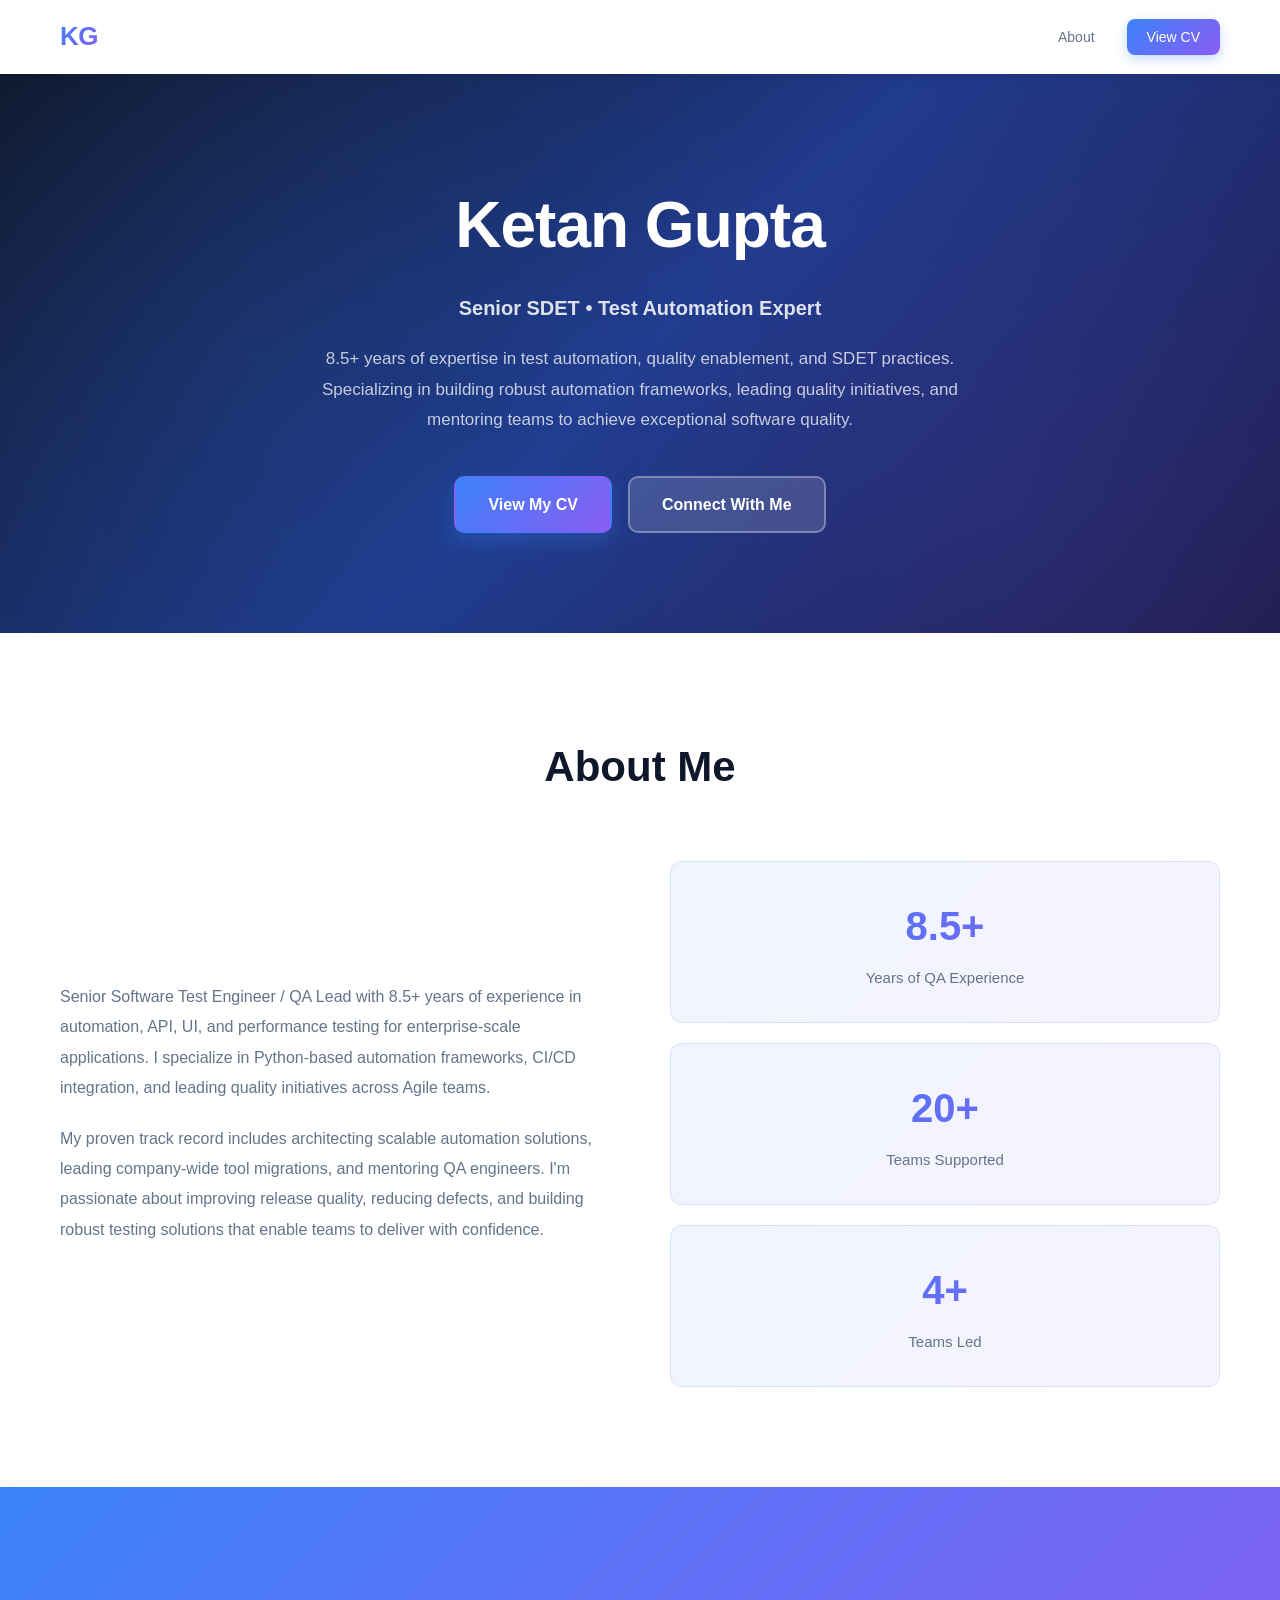
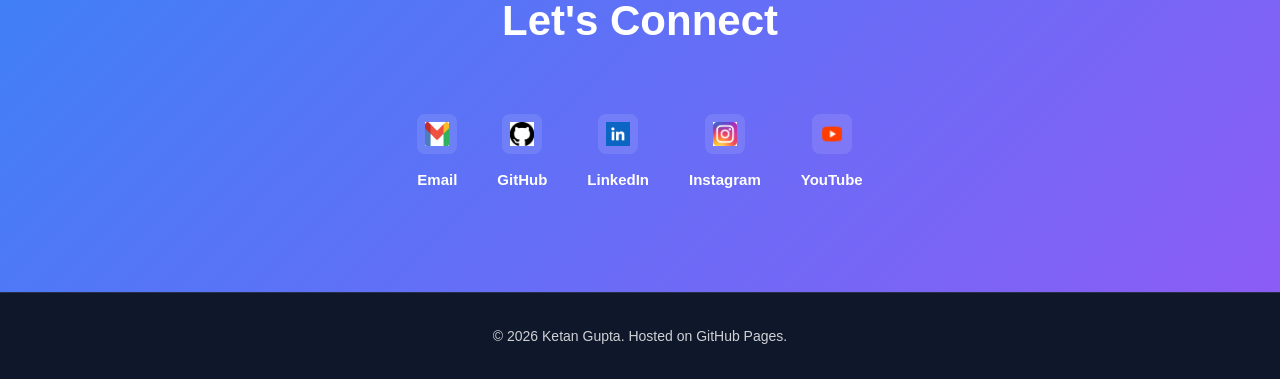
<file: index.html>
<!DOCTYPE html>
<html lang="en">
<head>
    <meta charset="UTF-8">
    <meta name="viewport" content="width=device-width, initial-scale=1.0">
    <title>Ketan Gupta - Developer & Creative</title>
    <link rel="stylesheet" href="styles.css">
</head>
<body>
    <nav class="navbar">
        <div class="container">
            <div class="logo">KG</div>
            <ul class="nav-links">
                <li><a href="#about">About</a></li>
                <li><a href="cv.html" class="nav-cta">View CV</a></li>
            </ul>
        </div>
    </nav>

    <header class="hero">
        <div class="container">
            <div class="hero-content">
                <h1>Ketan Gupta</h1>
                <p class="tagline">Senior SDET • Test Automation Expert</p>
                <p class="description">8.5+ years of expertise in test automation, quality enablement, and SDET practices. Specializing in building robust automation frameworks, leading quality initiatives, and mentoring teams to achieve exceptional software quality.</p>
                <div class="cta-buttons">
                    <a href="cv.html" class="btn btn-primary">View My CV</a>
                    <a href="#contact" class="btn btn-secondary">Connect With Me</a>
                </div>
            </div>
        </div>
    </header>

    <section id="about" class="about">
        <div class="container">
            <h2>About Me</h2>
            <div class="about-grid">
                <div class="about-text">
                    <p>Senior Software Test Engineer / QA Lead with 8.5+ years of experience in automation, API, UI, and performance testing for enterprise-scale applications. I specialize in Python-based automation frameworks, CI/CD integration, and leading quality initiatives across Agile teams.</p>
                    <p>My proven track record includes architecting scalable automation solutions, leading company-wide tool migrations, and mentoring QA engineers. I'm passionate about improving release quality, reducing defects, and building robust testing solutions that enable teams to deliver with confidence.</p>
                </div>
                <div class="about-highlights">
                    <div class="highlight-card">
                        <h3>8.5+</h3>
                        <p>Years of QA Experience</p>
                    </div>
                    <div class="highlight-card">
                        <h3>20+</h3>
                        <p>Teams Supported</p>
                    </div>
                    <div class="highlight-card">
                        <h3>4+</h3>
                        <p>Teams Led</p>
                    </div>
                </div>
            </div>
        </div>
    </section>

    <section id="contact" class="contact">
        <div class="container">
            <h2>Let's Connect</h2>
            <div class="contact-links">
                <a href="mailto:kguptabpl@gmail.com" class="contact-item">
                    <img src="assets/email-icon.png" alt="Email" class="contact-icon">
                    <span>Email</span>
                </a>
                <a href="https://github.com/kg-94" class="contact-item">
                    <img src="assets/github-icon.png" alt="GitHub" class="contact-icon">
                    <span>GitHub</span>
                </a>
                <a href="https://linkedin.com/in/ketangupta94" class="contact-item">
                    <img src="assets/linkedin-icon.png" alt="LinkedIn" class="contact-icon">
                    <span>LinkedIn</span>
                </a>
                <a href="https://instagram.com/k10.gupta" class="contact-item">
                    <img src="assets/instagram-icon.png" alt="Instagram" class="contact-icon">
                    <span>Instagram</span>
                </a>
                <a href="https://www.youtube.com/@guptaketan" class="contact-item">
                    <img src="assets/youtube-icon.png" alt="YouTube" class="contact-icon">
                    <span>YouTube</span>
                </a>
            </div>
        </div>
    </section>

    <footer>
        <div class="container">
            <p>&copy; 2026 Ketan Gupta. Hosted on GitHub Pages.</p>
        </div>
    </footer>
</body>
</html>
</file>
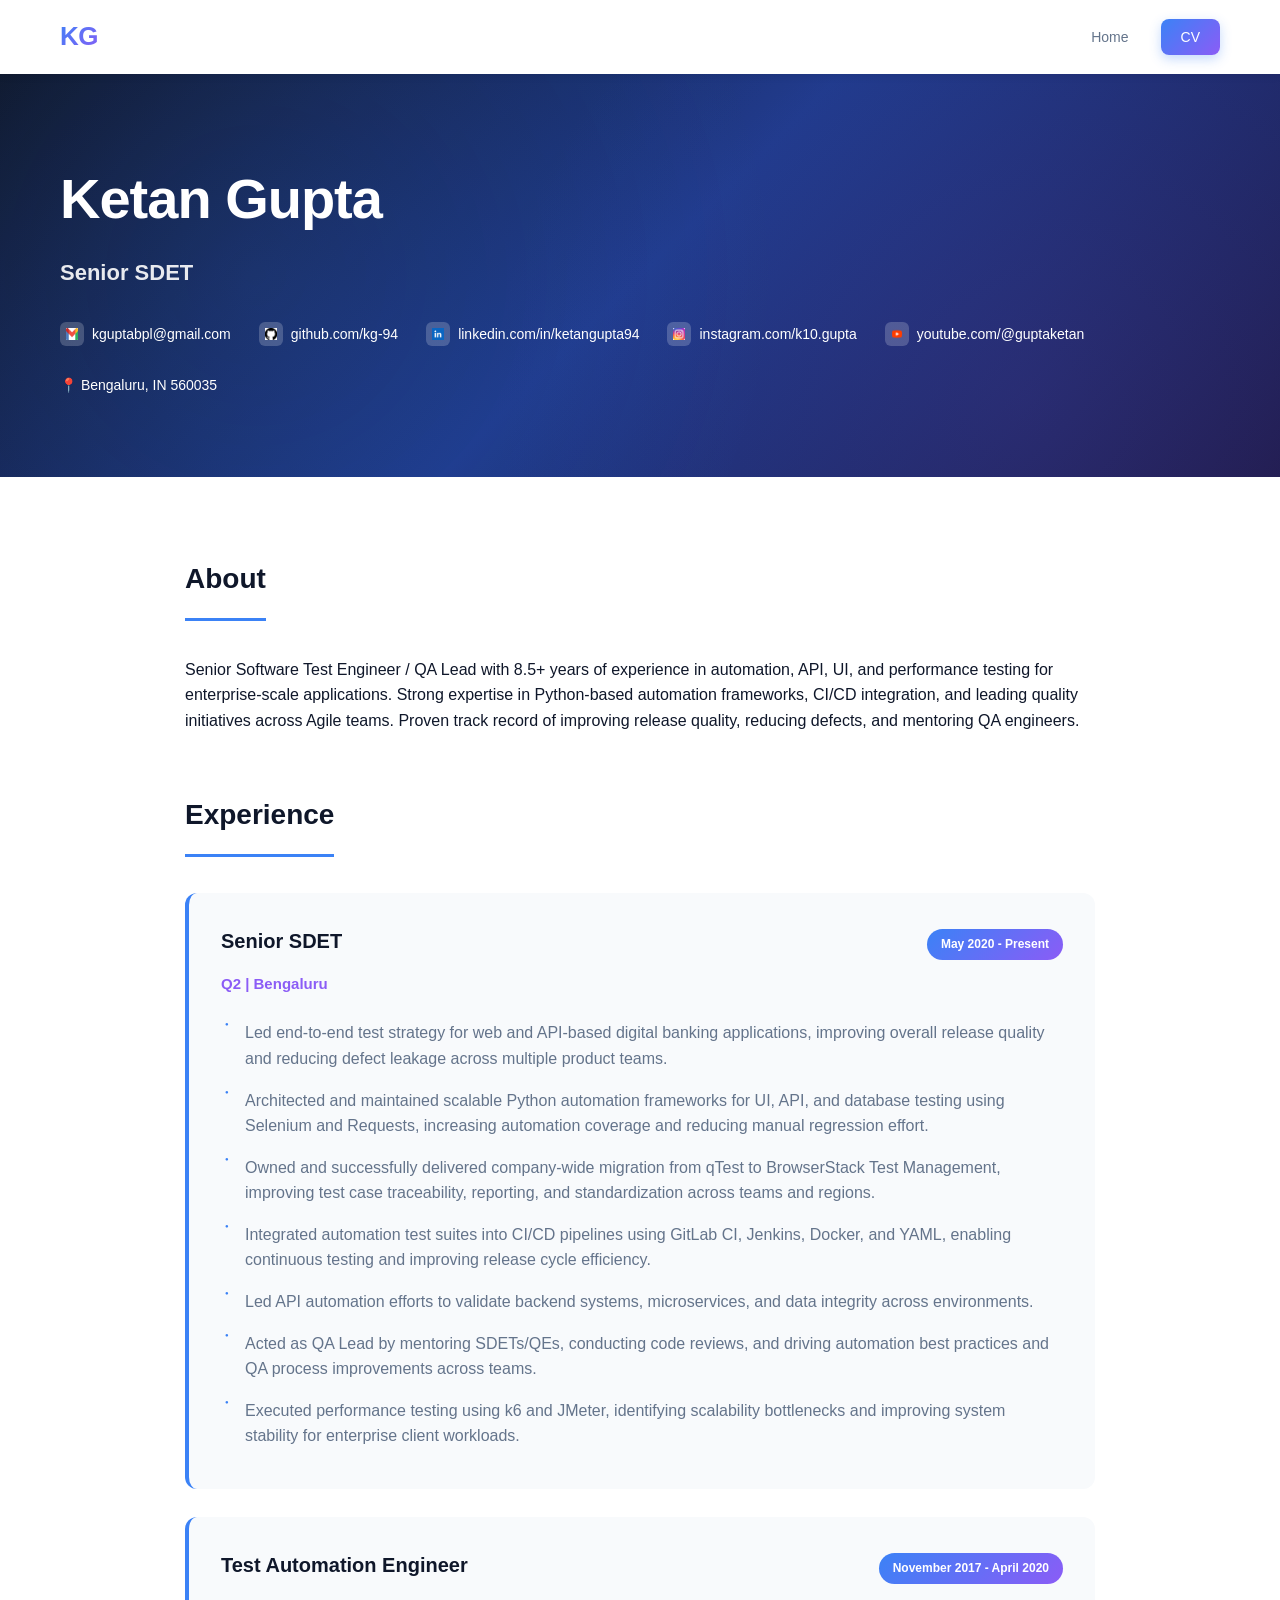
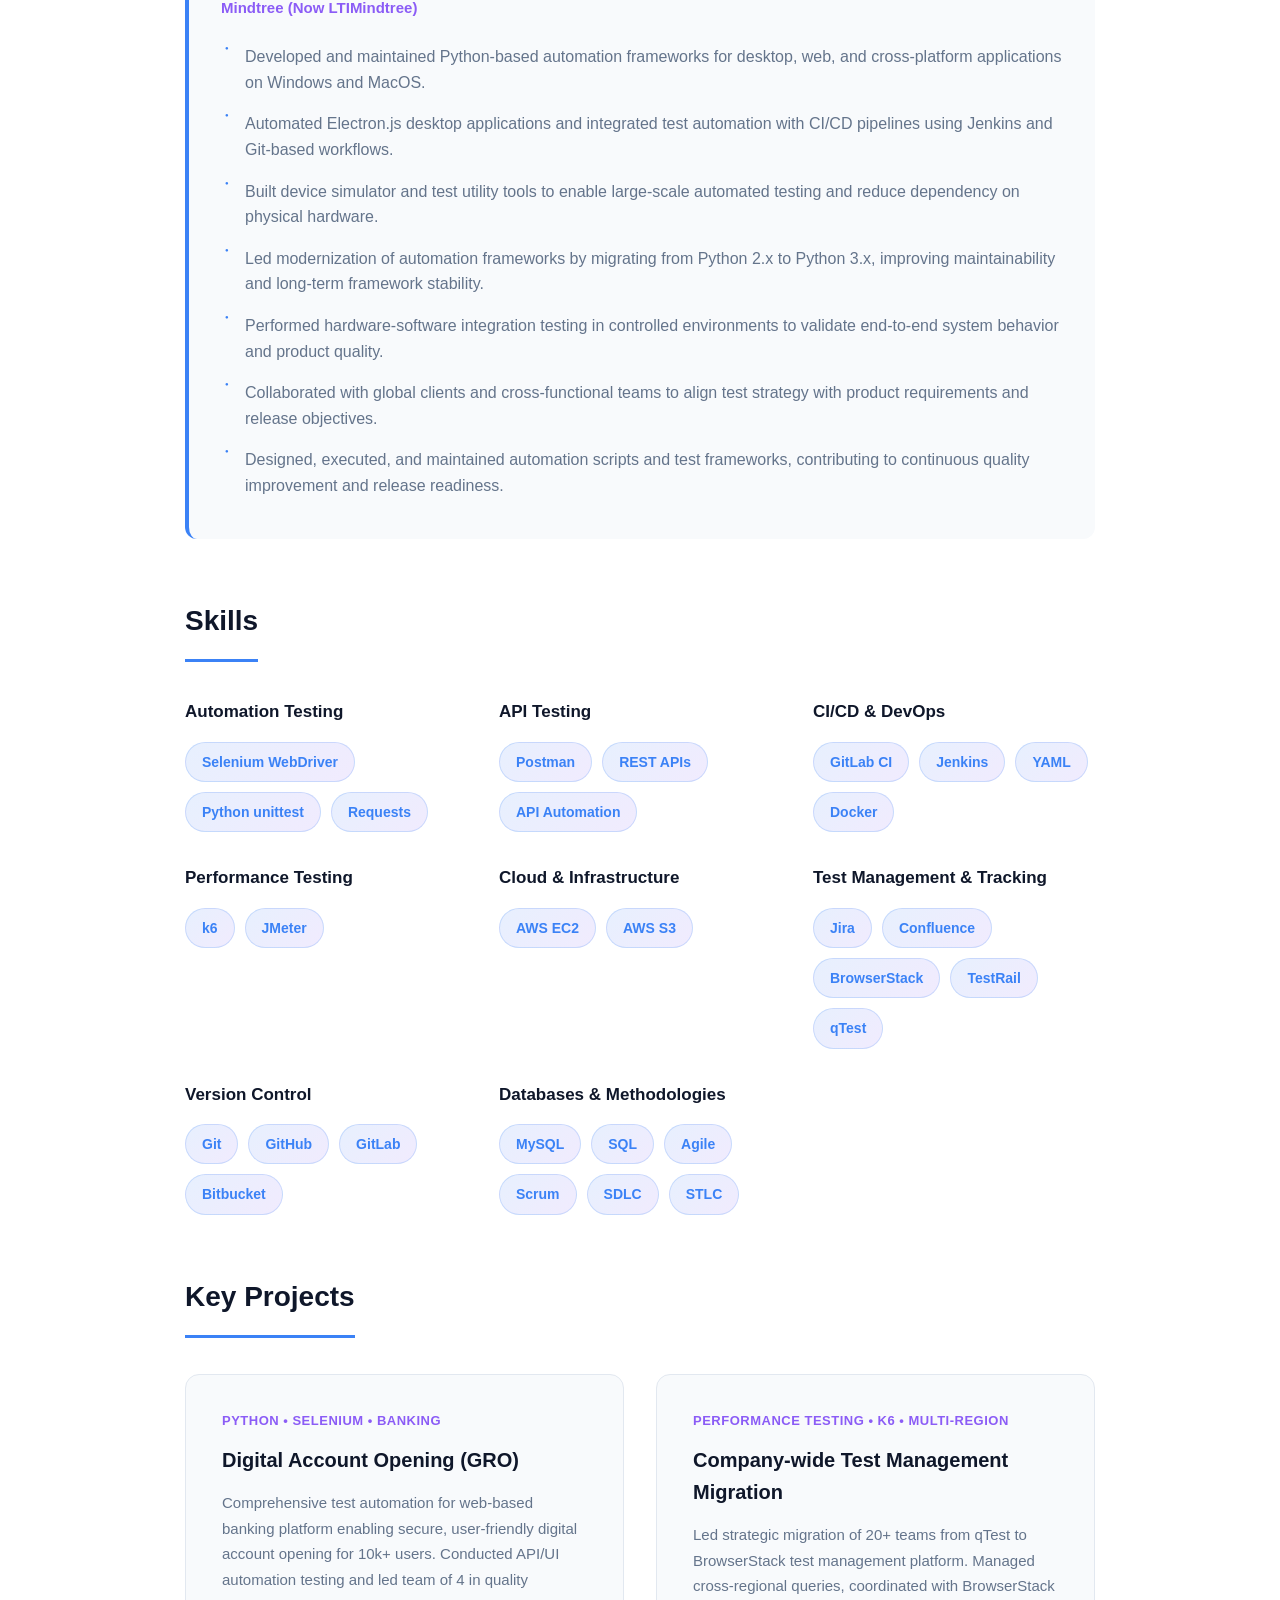
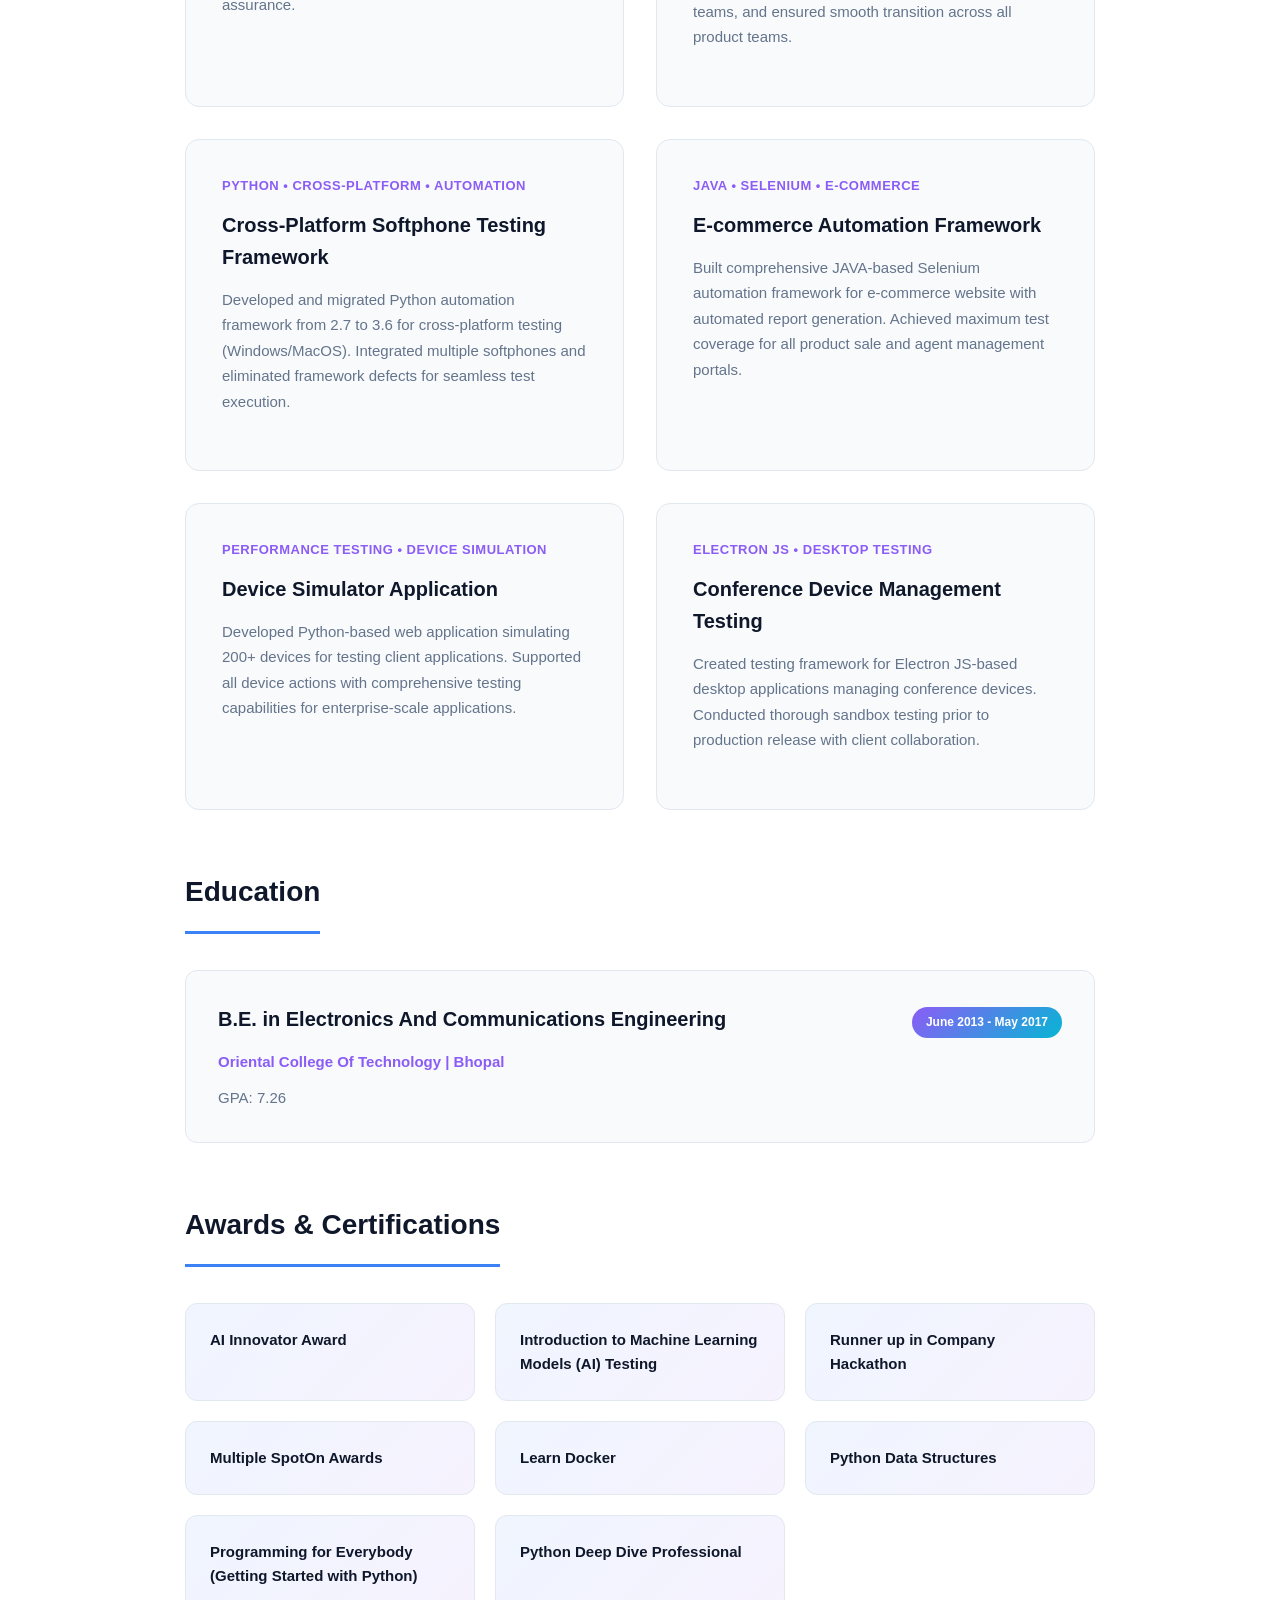
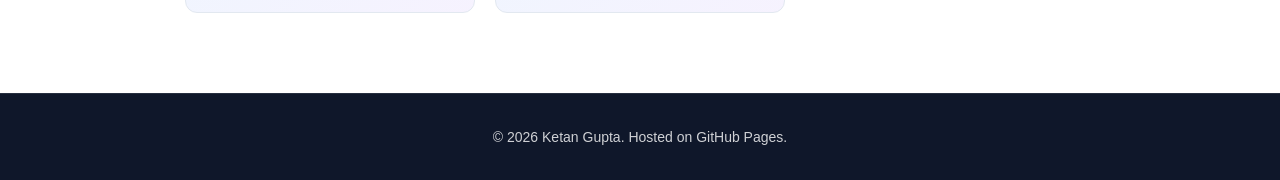
<file: cv.html>
<!DOCTYPE html>
<html lang="en">
<head>
    <meta charset="UTF-8">
    <meta name="viewport" content="width=device-width, initial-scale=1.0">
    <title>Ketan Gupta - CV</title>
    <link rel="stylesheet" href="styles.css">
</head>
<body>
    <nav class="navbar">
        <div class="container">
            <a href="index.html" class="logo">KG</a>
            <ul class="nav-links">
                <li><a href="index.html">Home</a></li>
                <li><a href="cv.html" class="nav-cta">CV</a></li>
            </ul>
        </div>
    </nav>

    <div class="cv-container">
        <!-- Header -->
        <header class="cv-header">
            <div class="container">
                <h1>Ketan Gupta</h1>
                <p class="cv-title">Senior SDET</p>
                <div class="cv-contact">
                    <a href="mailto:kguptabpl@gmail.com" class="cv-contact-link">
                        <img src="assets/email-icon.png" alt="Email" class="cv-contact-icon">
                        <span>kguptabpl@gmail.com</span>
                    </a>
                    <a href="https://github.com/kg-94" class="cv-contact-link">
                        <img src="assets/github-icon.png" alt="GitHub" class="cv-contact-icon">
                        <span>github.com/kg-94</span>
                    </a>
                    <a href="https://linkedin.com/in/ketangupta94" class="cv-contact-link">
                        <img src="assets/linkedin-icon.png" alt="LinkedIn" class="cv-contact-icon">
                        <span>linkedin.com/in/ketangupta94</span>
                    </a>
                    <a href="https://instagram.com/k10.gupta" class="cv-contact-link">
                        <img src="assets/instagram-icon.png" alt="Instagram" class="cv-contact-icon">
                        <span>instagram.com/k10.gupta</span>
                    </a>
                    <a href="https://www.youtube.com/@guptaketan" class="cv-contact-link">
                        <img src="assets/youtube-icon.png" alt="YouTube" class="cv-contact-icon">
                        <span>youtube.com/@guptaketan</span>
                    </a>
                    <span class="cv-contact-location">📍 Bengaluru, IN 560035</span>
                </div>
            </div>
        </header>

        <main class="container cv-content">
            <!-- About Section -->
            <section class="cv-section">
                <h2 class="section-title">About</h2>
                <p>Senior Software Test Engineer / QA Lead with 8.5+ years of experience in automation, API, UI, and performance testing for enterprise-scale applications. Strong expertise in Python-based automation frameworks, CI/CD integration, and leading quality initiatives across Agile teams. Proven track record of improving release quality, reducing defects, and mentoring QA engineers.</p>
            </section>

            <!-- Experience Section -->
            <section class="cv-section">
                <h2 class="section-title">Experience</h2>
                <div class="experience-list">
                    <div class="experience-item">
                        <div class="exp-header">
                            <h3>Senior SDET</h3>
                            <span class="exp-date">May 2020 - Present</span>
                        </div>
                        <p class="exp-company">Q2 | Bengaluru</p>
                        <ul class="exp-details">
                            <li>Led end-to-end test strategy for web and API-based digital banking applications, improving overall release quality and reducing defect leakage across multiple product teams.</li>
                            <li>Architected and maintained scalable Python automation frameworks for UI, API, and database testing using Selenium and Requests, increasing automation coverage and reducing manual regression effort.</li>
                            <li>Owned and successfully delivered company-wide migration from qTest to BrowserStack Test Management, improving test case traceability, reporting, and standardization across teams and regions.</li>
                            <li>Integrated automation test suites into CI/CD pipelines using GitLab CI, Jenkins, Docker, and YAML, enabling continuous testing and improving release cycle efficiency.</li>
                            <li>Led API automation efforts to validate backend systems, microservices, and data integrity across environments.</li>
                            <li>Acted as QA Lead by mentoring SDETs/QEs, conducting code reviews, and driving automation best practices and QA process improvements across teams.</li>
                            <li>Executed performance testing using k6 and JMeter, identifying scalability bottlenecks and improving system stability for enterprise client workloads.</li>
                        </ul>
                    </div>

                    <div class="experience-item">
                        <div class="exp-header">
                            <h3>Test Automation Engineer</h3>
                            <span class="exp-date">November 2017 - April 2020</span>
                        </div>
                        <p class="exp-company">Mindtree (Now LTIMindtree)</p>
                        <ul class="exp-details">
                            <li>Developed and maintained Python-based automation frameworks for desktop, web, and cross-platform applications on Windows and MacOS.</li>
                            <li>Automated Electron.js desktop applications and integrated test automation with CI/CD pipelines using Jenkins and Git-based workflows.</li>
                            <li>Built device simulator and test utility tools to enable large-scale automated testing and reduce dependency on physical hardware.</li>
                            <li>Led modernization of automation frameworks by migrating from Python 2.x to Python 3.x, improving maintainability and long-term framework stability.</li>
                            <li>Performed hardware-software integration testing in controlled environments to validate end-to-end system behavior and product quality.</li>
                            <li>Collaborated with global clients and cross-functional teams to align test strategy with product requirements and release objectives.</li>
                            <li>Designed, executed, and maintained automation scripts and test frameworks, contributing to continuous quality improvement and release readiness.</li>
                        </ul>
                    </div>
                </div>
            </section>

            <!-- Skills Section -->
            <section class="cv-section">
                <h2 class="section-title">Skills</h2>
                <div class="skills-grid">
                    <div class="skill-category">
                        <h3>Automation Testing</h3>
                        <div class="skill-tags">
                            <span class="skill-tag">Selenium WebDriver</span>
                            <span class="skill-tag">Python unittest</span>
                            <span class="skill-tag">Requests</span>
                        </div>
                    </div>
                    <div class="skill-category">
                        <h3>API Testing</h3>
                        <div class="skill-tags">
                            <span class="skill-tag">Postman</span>
                            <span class="skill-tag">REST APIs</span>
                            <span class="skill-tag">API Automation</span>
                        </div>
                    </div>
                    <div class="skill-category">
                        <h3>CI/CD & DevOps</h3>
                        <div class="skill-tags">
                            <span class="skill-tag">GitLab CI</span>
                            <span class="skill-tag">Jenkins</span>
                            <span class="skill-tag">YAML</span>
                            <span class="skill-tag">Docker</span>
                        </div>
                    </div>
                    <div class="skill-category">
                        <h3>Performance Testing</h3>
                        <div class="skill-tags">
                            <span class="skill-tag">k6</span>
                            <span class="skill-tag">JMeter</span>
                        </div>
                    </div>
                    <div class="skill-category">
                        <h3>Cloud & Infrastructure</h3>
                        <div class="skill-tags">
                            <span class="skill-tag">AWS EC2</span>
                            <span class="skill-tag">AWS S3</span>
                        </div>
                    </div>
                    <div class="skill-category">
                        <h3>Test Management & Tracking</h3>
                        <div class="skill-tags">
                            <span class="skill-tag">Jira</span>
                            <span class="skill-tag">Confluence</span>
                            <span class="skill-tag">BrowserStack</span>
                            <span class="skill-tag">TestRail</span>
                            <span class="skill-tag">qTest</span>
                        </div>
                    </div>
                    <div class="skill-category">
                        <h3>Version Control</h3>
                        <div class="skill-tags">
                            <span class="skill-tag">Git</span>
                            <span class="skill-tag">GitHub</span>
                            <span class="skill-tag">GitLab</span>
                            <span class="skill-tag">Bitbucket</span>
                        </div>
                    </div>
                    <div class="skill-category">
                        <h3>Databases & Methodologies</h3>
                        <div class="skill-tags">
                            <span class="skill-tag">MySQL</span>
                            <span class="skill-tag">SQL</span>
                            <span class="skill-tag">Agile</span>
                            <span class="skill-tag">Scrum</span>
                            <span class="skill-tag">SDLC</span>
                            <span class="skill-tag">STLC</span>
                        </div>
                    </div>
                </div>
            </section>

            <!-- Projects Section -->
            <section class="cv-section">
                <h2 class="section-title">Key Projects</h2>
                <div class="projects-grid">
                    <div class="project-card">
                        <div class="project-tag">Python • Selenium • Banking</div>
                        <h3>Digital Account Opening (GRO)</h3>
                        <p>Comprehensive test automation for web-based banking platform enabling secure, user-friendly digital account opening for 10k+ users. Conducted API/UI automation testing and led team of 4 in quality assurance.</p>
                    </div>

                    <div class="project-card">
                        <div class="project-tag">Performance Testing • k6 • Multi-Region</div>
                        <h3>Company-wide Test Management Migration</h3>
                        <p>Led strategic migration of 20+ teams from qTest to BrowserStack test management platform. Managed cross-regional queries, coordinated with BrowserStack teams, and ensured smooth transition across all product teams.</p>
                    </div>

                    <div class="project-card">
                        <div class="project-tag">Python • Cross-Platform • Automation</div>
                        <h3>Cross-Platform Softphone Testing Framework</h3>
                        <p>Developed and migrated Python automation framework from 2.7 to 3.6 for cross-platform testing (Windows/MacOS). Integrated multiple softphones and eliminated framework defects for seamless test execution.</p>
                    </div>

                    <div class="project-card">
                        <div class="project-tag">JAVA • Selenium • E-commerce</div>
                        <h3>E-commerce Automation Framework</h3>
                        <p>Built comprehensive JAVA-based Selenium automation framework for e-commerce website with automated report generation. Achieved maximum test coverage for all product sale and agent management portals.</p>
                    </div>

                    <div class="project-card">
                        <div class="project-tag">Performance Testing • Device Simulation</div>
                        <h3>Device Simulator Application</h3>
                        <p>Developed Python-based web application simulating 200+ devices for testing client applications. Supported all device actions with comprehensive testing capabilities for enterprise-scale applications.</p>
                    </div>

                    <div class="project-card">
                        <div class="project-tag">Electron JS • Desktop Testing</div>
                        <h3>Conference Device Management Testing</h3>
                        <p>Created testing framework for Electron JS-based desktop applications managing conference devices. Conducted thorough sandbox testing prior to production release with client collaboration.</p>
                    </div>
                </div>
            </section>

            <!-- Education Section -->
            <section class="cv-section">
                <h2 class="section-title">Education</h2>
                <div class="education-list">
                    <div class="education-item">
                        <div class="edu-header">
                            <h3>B.E. in Electronics And Communications Engineering</h3>
                            <span class="edu-date">June 2013 - May 2017</span>
                        </div>
                        <p class="edu-school">Oriental College Of Technology | Bhopal</p>
                        <p class="edu-details">GPA: 7.26</p>
                    </div>
                </div>
            </section>

            <!-- Awards & Certifications Section -->
            <section class="cv-section">
                <h2 class="section-title">Awards & Certifications</h2>
                <div class="awards-list">
                    <div class="award-item">
                        <h4>AI Innovator Award</h4>
                    </div>
                    <div class="award-item">
                        <h4>Introduction to Machine Learning Models (AI) Testing</h4>
                    </div>
                    <div class="award-item">
                        <h4>Runner up in Company Hackathon</h4>
                    </div>
                    <div class="award-item">
                        <h4>Multiple SpotOn Awards</h4>
                    </div>
                    <div class="award-item">
                        <h4>Learn Docker</h4>
                    </div>
                    <div class="award-item">
                        <h4>Python Data Structures</h4>
                    </div>
                    <div class="award-item">
                        <h4>Programming for Everybody (Getting Started with Python)</h4>
                    </div>
                    <div class="award-item">
                        <h4>Python Deep Dive Professional</h4>
                    </div>
                </div>
            </section>
        </main>
    </div>

    <footer>
        <div class="container">
            <p>&copy; 2026 Ketan Gupta. Hosted on GitHub Pages.</p>
        </div>
    </footer>
</body>
</html>
</file>
<file: styles.css>
* {
    margin: 0;
    padding: 0;
    box-sizing: border-box;
}

:root {
    --primary: #3b82f6;
    --primary-dark: #1d4ed8;
    --secondary: #8b5cf6;
    --accent: #06b6d4;
    --text-dark: #0f172a;
    --text-light: #64748b;
    --text-muted: #94a3b8;
    --bg-light: #f8fafc;
    --bg-white: #ffffff;
    --border: #e2e8f0;
    --success: #10b981;
}

body {
    font-family: -apple-system, BlinkMacSystemFont, 'Segoe UI', 'Roboto', 'Oxygen',
        'Ubuntu', 'Cantarell', 'Fira Sans', 'Droid Sans', 'Helvetica Neue',
        sans-serif;
    line-height: 1.6;
    color: var(--text-dark);
    background-color: #f0f4f8;
}

.container {
    max-width: 1200px;
    margin: 0 auto;
    padding: 0 20px;
}

/* Navigation */
.navbar {
    background: var(--bg-white);
    box-shadow: 0 2px 8px rgba(0, 0, 0, 0.08);
    position: sticky;
    top: 0;
    z-index: 100;
    backdrop-filter: blur(10px);
    background-color: rgba(255, 255, 255, 0.95);
}

.navbar .container {
    display: flex;
    justify-content: space-between;
    align-items: center;
    padding: 16px 20px;
}

.logo {
    font-size: 26px;
    font-weight: 800;
    background: linear-gradient(135deg, var(--primary) 0%, var(--secondary) 100%);
    -webkit-background-clip: text;
    -webkit-text-fill-color: transparent;
    background-clip: text;
    text-decoration: none;
    display: block;
    letter-spacing: -0.5px;
}

.nav-links {
    display: flex;
    list-style: none;
    gap: 32px;
    align-items: center;
}

.nav-links a {
    text-decoration: none;
    color: var(--text-light);
    font-weight: 500;
    font-size: 14px;
    transition: color 0.3s ease;
}

.nav-links a:hover {
    color: var(--primary);
}

.nav-cta {
    background: linear-gradient(135deg, var(--primary) 0%, var(--secondary) 100%) !important;
    color: white !important;
    padding: 10px 20px;
    border-radius: 8px;
    transition: all 0.3s ease;
    font-size: 14px;
    font-weight: 600;
    box-shadow: 0 4px 12px rgba(59, 130, 246, 0.3);
}

.nav-cta:hover {
    transform: translateY(-2px);
    box-shadow: 0 8px 20px rgba(59, 130, 246, 0.4);
}

/* Hero Section */
.hero {
    padding: 100px 20px;
    background: linear-gradient(135deg, #0f172a 0%, #1e3a8a 50%, #1e1b4b 100%);
    text-align: center;
    position: relative;
    overflow: hidden;
}

.hero::before {
    content: '';
    position: absolute;
    top: 0;
    left: 0;
    right: 0;
    bottom: 0;
    background: radial-gradient(circle at 20% 50%, rgba(59, 130, 246, 0.1) 0%, transparent 50%),
                radial-gradient(circle at 80% 80%, rgba(139, 92, 246, 0.1) 0%, transparent 50%);
    pointer-events: none;
}

.hero-content {
    position: relative;
    z-index: 1;
}

.hero-content h1 {
    font-size: clamp(40px, 10vw, 64px);
    margin-bottom: 16px;
    color: white;
    font-weight: 900;
    letter-spacing: -1px;
}

.tagline {
    font-size: 20px;
    color: rgba(255, 255, 255, 0.85);
    margin-bottom: 20px;
    font-weight: 600;
}

.description {
    font-size: 17px;
    color: rgba(255, 255, 255, 0.75);
    max-width: 650px;
    margin: 0 auto 40px;
    line-height: 1.8;
}

.cta-buttons {
    display: flex;
    gap: 16px;
    justify-content: center;
    flex-wrap: wrap;
}

.btn {
    padding: 14px 32px;
    border-radius: 10px;
    text-decoration: none;
    font-weight: 600;
    transition: all 0.3s ease;
    display: inline-block;
    border: 2px solid transparent;
    font-size: 16px;
    cursor: pointer;
}

.btn-primary {
    background: linear-gradient(135deg, var(--primary) 0%, var(--secondary) 100%);
    color: white;
    box-shadow: 0 8px 20px rgba(59, 130, 246, 0.3);
}

.btn-primary:hover {
    transform: translateY(-3px);
    box-shadow: 0 12px 28px rgba(59, 130, 246, 0.4);
}

.btn-secondary {
    background: rgba(255, 255, 255, 0.15);
    color: white;
    border-color: rgba(255, 255, 255, 0.3);
    backdrop-filter: blur(10px);
}

.btn-secondary:hover {
    background: rgba(255, 255, 255, 0.25);
    border-color: rgba(255, 255, 255, 0.5);
    transform: translateY(-3px);
}

/* About Section */
.about {
    padding: 100px 20px;
    background: var(--bg-white);
}

.about h2 {
    font-size: 42px;
    margin-bottom: 60px;
    text-align: center;
    font-weight: 800;
}

.about-grid {
    display: grid;
    grid-template-columns: 1fr 1fr;
    gap: 60px;
    align-items: center;
}

.about-text p {
    margin-bottom: 20px;
    font-size: 16px;
    line-height: 1.9;
    color: var(--text-light);
}

.about-highlights {
    display: grid;
    grid-template-columns: 1fr;
    gap: 20px;
}

.highlight-card {
    padding: 32px;
    background: linear-gradient(135deg, rgba(59, 130, 246, 0.08) 0%, rgba(139, 92, 246, 0.08) 100%);
    border-radius: 12px;
    text-align: center;
    border: 1px solid rgba(59, 130, 246, 0.15);
    transition: all 0.3s ease;
}

.highlight-card:hover {
    transform: translateY(-4px);
    box-shadow: 0 12px 24px rgba(59, 130, 246, 0.1);
    border-color: rgba(59, 130, 246, 0.3);
}

.highlight-card h3 {
    font-size: 40px;
    background: linear-gradient(135deg, var(--primary), var(--secondary));
    -webkit-background-clip: text;
    -webkit-text-fill-color: transparent;
    background-clip: text;
    margin-bottom: 8px;
    font-weight: 800;
}

.highlight-card p {
    color: var(--text-light);
    font-size: 15px;
    font-weight: 500;
}

/* Contact Section */
.contact {
    padding: 100px 20px;
    background: linear-gradient(135deg, var(--primary) 0%, var(--secondary) 100%);
    text-align: center;
}

.contact h2 {
    font-size: 42px;
    color: white;
    margin-bottom: 60px;
    font-weight: 800;
}

.contact-links {
    display: flex;
    gap: 40px;
    justify-content: center;
    flex-wrap: wrap;
}

.contact-item {
    display: flex;
    flex-direction: column;
    align-items: center;
    gap: 14px;
    text-decoration: none;
    color: white;
    transition: all 0.3s ease;
}

.contact-item:hover {
    transform: translateY(-8px);
}

.contact-item span {
    font-weight: 600;
    font-size: 15px;
}

.contact-item .icon {
    font-size: 32px;
}

.contact-icon {
    width: 40px;
    height: 40px;
    display: block;
    background-color: rgba(255, 255, 255, 0.1);
    padding: 8px;
    border-radius: 8px;
    transition: background-color 0.3s ease;
}

.contact-item:hover .contact-icon {
    background-color: rgba(255, 255, 255, 0.2);
}

/* Footer */
footer {
    background: var(--text-dark);
    color: rgba(255, 255, 255, 0.8);
    text-align: center;
    padding: 32px 20px;
    border-top: 1px solid rgba(255, 255, 255, 0.1);
    font-size: 14px;
}

/* CV Specific Styles */
.cv-header {
    background: linear-gradient(135deg, #0f172a 0%, #1e3a8a 50%, #1e1b4b 100%);
    color: white;
    padding: 80px 20px;
    position: relative;
    overflow: hidden;
}

.cv-header::before {
    content: '';
    position: absolute;
    top: 0;
    left: 0;
    right: 0;
    bottom: 0;
    background: radial-gradient(circle at 20% 50%, rgba(59, 130, 246, 0.1) 0%, transparent 50%),
                radial-gradient(circle at 80% 80%, rgba(139, 92, 246, 0.1) 0%, transparent 50%);
    pointer-events: none;
}

.cv-header .container {
    position: relative;
    z-index: 1;
}

.cv-header h1 {
    font-size: 56px;
    margin-bottom: 12px;
    font-weight: 900;
    letter-spacing: -1px;
}

.cv-title {
    font-size: 22px;
    opacity: 0.9;
    margin-bottom: 32px;
    font-weight: 600;
}

.cv-contact {
    display: flex;
    gap: 28px;
    flex-wrap: wrap;
    font-size: 14px;
    align-items: center;
}

.cv-contact-link {
    display: flex;
    align-items: center;
    gap: 8px;
    text-decoration: none;
    color: white;
    transition: opacity 0.3s ease;
}

.cv-contact-link:hover {
    opacity: 0.8;
}

.cv-contact-icon {
    width: 24px;
    height: 24px;
    display: block;
    background-color: rgba(255, 255, 255, 0.2);
    padding: 6px;
    border-radius: 6px;
    transition: background-color 0.3s ease;
}

.cv-contact-link:hover .cv-contact-icon {
    background-color: rgba(255, 255, 255, 0.3);
}

.cv-contact-location {
    display: flex;
    align-items: center;
    gap: 8px;
}

.cv-container {
    background: var(--bg-white);
}

.cv-content {
    padding: 80px 20px;
    max-width: 950px;
}

.cv-section {
    margin-bottom: 60px;
}

.cv-section:last-child {
    margin-bottom: 0;
}

.section-title {
    font-size: 28px;
    margin-bottom: 36px;
    padding-bottom: 16px;
    border-bottom: 3px solid var(--primary);
    display: inline-block;
    font-weight: 800;
}

/* Experience */
.experience-list {
    display: flex;
    flex-direction: column;
    gap: 28px;
}

.experience-item {
    padding: 32px;
    background: var(--bg-light);
    border-left: 4px solid var(--primary);
    border-radius: 12px;
    transition: all 0.3s ease;
}

.experience-item:hover {
    transform: translateX(8px);
    box-shadow: 0 8px 24px rgba(59, 130, 246, 0.1);
}

.exp-header {
    display: flex;
    justify-content: space-between;
    align-items: baseline;
    margin-bottom: 12px;
    flex-wrap: wrap;
    gap: 12px;
}

.exp-header h3 {
    font-size: 20px;
    color: var(--text-dark);
    font-weight: 700;
}

.exp-date {
    background: linear-gradient(135deg, var(--primary), var(--secondary));
    color: white;
    padding: 6px 14px;
    border-radius: 24px;
    font-size: 12px;
    font-weight: 700;
}

.exp-company {
    color: var(--secondary);
    font-weight: 700;
    margin-bottom: 16px;
    font-size: 15px;
}

.exp-details {
    list-style: none;
    padding: 0;
    margin-top: 16px;
}

.exp-details li {
    color: var(--text-light);
    padding: 8px 0;
    padding-left: 24px;
    position: relative;
    line-height: 1.6;
}

.exp-details li::before {
    content: "●";
    position: absolute;
    left: 4px;
    color: var(--primary);
    font-size: 6px;
}

/* Skills */
.skills-grid {
    display: grid;
    grid-template-columns: repeat(auto-fit, minmax(240px, 1fr));
    gap: 32px;
}

.skill-category h3 {
    margin-bottom: 16px;
    color: var(--text-dark);
    font-size: 17px;
    font-weight: 700;
}

.skill-tags {
    display: flex;
    flex-wrap: wrap;
    gap: 10px;
}

.skill-tag {
    background: linear-gradient(135deg, rgba(59, 130, 246, 0.12) 0%, rgba(139, 92, 246, 0.12) 100%);
    color: var(--primary);
    padding: 8px 16px;
    border-radius: 24px;
    font-size: 14px;
    font-weight: 600;
    border: 1px solid rgba(59, 130, 246, 0.2);
    transition: all 0.3s ease;
}

.skill-tag:hover {
    background: linear-gradient(135deg, rgba(59, 130, 246, 0.2) 0%, rgba(139, 92, 246, 0.2) 100%);
    transform: translateY(-2px);
}

/* Projects */
.projects-grid {
    display: grid;
    grid-template-columns: repeat(auto-fit, minmax(300px, 1fr));
    gap: 32px;
}

.project-card {
    background: var(--bg-light);
    padding: 36px;
    border-radius: 14px;
    border-top: 4px solid var(--primary);
    transition: all 0.3s ease;
    border: 1px solid var(--border);
}

.project-card:hover {
    transform: translateY(-8px);
    box-shadow: 0 20px 40px rgba(59, 130, 246, 0.12);
    border-color: var(--primary);
}

.project-tag {
    font-size: 13px;
    font-weight: 700;
    color: var(--secondary);
    margin-bottom: 12px;
    text-transform: uppercase;
    letter-spacing: 0.5px;
}

.project-card h3 {
    font-size: 20px;
    margin-bottom: 14px;
    color: var(--text-dark);
    font-weight: 700;
}

.project-card p {
    color: var(--text-light);
    font-size: 15px;
    margin-bottom: 20px;
    line-height: 1.7;
}

.project-link {
    color: var(--primary);
    text-decoration: none;
    font-weight: 700;
    font-size: 15px;
    transition: all 0.3s ease;
    display: inline-flex;
    align-items: center;
    gap: 6px;
}

.project-link:hover {
    color: var(--secondary);
    gap: 10px;
}

/* Education */
.education-list {
    display: flex;
    flex-direction: column;
    gap: 28px;
}

.education-item {
    padding: 32px;
    background: var(--bg-light);
    border-left: 4px solid var(--secondary);
    border-radius: 12px;
    transition: all 0.3s ease;
    border: 1px solid var(--border);
}

.education-item:hover {
    transform: translateX(8px);
    box-shadow: 0 8px 24px rgba(139, 92, 246, 0.1);
    border-color: var(--secondary);
}

.edu-header {
    display: flex;
    justify-content: space-between;
    align-items: baseline;
    margin-bottom: 12px;
    flex-wrap: wrap;
    gap: 12px;
}

.edu-header h3 {
    font-size: 20px;
    color: var(--text-dark);
    font-weight: 700;
}

.edu-date {
    background: linear-gradient(135deg, var(--secondary), var(--accent));
    color: white;
    padding: 6px 14px;
    border-radius: 24px;
    font-size: 12px;
    font-weight: 700;
}

.edu-school {
    color: var(--secondary);
    font-weight: 700;
    margin-bottom: 12px;
    font-size: 15px;
}

.edu-details {
    color: var(--text-light);
    font-size: 15px;
    line-height: 1.6;
}

/* Awards & Certifications */
.awards-list {
    display: grid;
    grid-template-columns: repeat(auto-fit, minmax(250px, 1fr));
    gap: 20px;
}

.award-item {
    padding: 24px;
    background: linear-gradient(135deg, rgba(59, 130, 246, 0.08) 0%, rgba(139, 92, 246, 0.08) 100%);
    border-radius: 12px;
    border-left: 4px solid var(--accent);
    transition: all 0.3s ease;
    border: 1px solid var(--border);
}

.award-item:hover {
    transform: translateY(-4px);
    box-shadow: 0 8px 20px rgba(59, 130, 246, 0.1);
    border-color: var(--accent);
}

.award-item h4 {
    color: var(--text-dark);
    font-size: 15px;
    font-weight: 700;
    line-height: 1.6;
    margin: 0;
}

/* Responsive */
@media (max-width: 768px) {
    .about-grid {
        grid-template-columns: 1fr;
    }

    .nav-links {
        gap: 20px;
    }

    .hero {
        padding: 70px 20px;
    }

    .hero-content h1 {
        font-size: 36px;
    }

    .tagline {
        font-size: 18px;
    }

    .cta-buttons {
        gap: 12px;
    }

    .btn {
        padding: 12px 24px;
        font-size: 15px;
    }

    .about {
        padding: 70px 20px;
    }

    .about h2 {
        font-size: 32px;
        margin-bottom: 40px;
    }

    .skills-grid {
        grid-template-columns: 1fr;
    }

    .projects-grid {
        grid-template-columns: 1fr;
    }

    .contact {
        padding: 70px 20px;
    }

    .contact h2 {
        font-size: 32px;
        margin-bottom: 40px;
    }

    .contact-links {
        gap: 24px;
    }

    .cv-contact {
        flex-direction: column;
        align-items: flex-start;
        gap: 16px;
    }

    .exp-header,
    .edu-header {
        flex-direction: column;
        align-items: flex-start;
    }

    .cv-content {
        padding: 60px 20px;
    }

    .section-title {
        font-size: 24px;
    }
}
</file>
